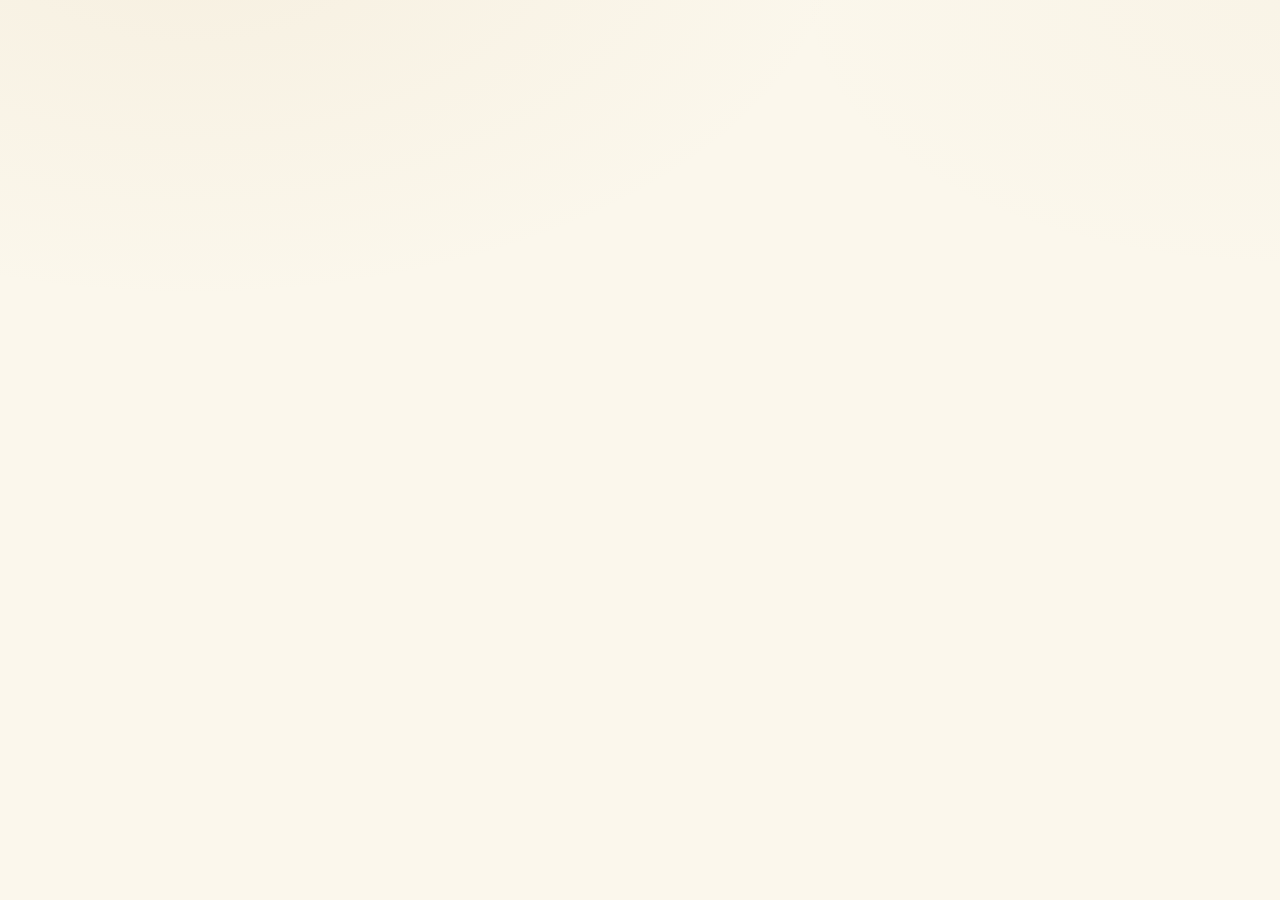
<file: site/offline.html>
<!DOCTYPE html>
<html lang="en">
<head>
<script>
(function(){
  try{
    var saved = localStorage.getItem('mb_theme');
    var theme = saved || (window.matchMedia && window.matchMedia('(prefers-color-scheme: light)').matches ? 'light' : 'dark');
    document.documentElement.setAttribute('data-theme', theme);
  }catch(e){ document.documentElement.setAttribute('data-theme', 'dark'); }
})();
</script>
<meta charset="UTF-8">
<meta name="viewport" content="width=device-width, initial-scale=1.0, viewport-fit=cover">
<meta name="theme-color" content="#121114">
<link rel="icon" type="image/png" sizes="192x192" href="icons/icon-192.png">
<link rel="shortcut icon" href="favicon.ico">
<title>You're offline — Mayorcity B&amp;F AI</title>
<link rel="preconnect" href="https://fonts.googleapis.com">
<link rel="preconnect" href="https://fonts.gstatic.com" crossorigin>
<link href="https://fonts.googleapis.com/css2?family=Instrument+Serif:ital@0;1&family=Inter:wght@400;500;600;700;800&display=swap" rel="stylesheet">
<link rel="stylesheet" href="css/style.css">
<link rel="stylesheet" href="css/polish.css">
<style>
  .status-page{
    margin:auto; text-align:center; max-width:460px; padding:24px;
    display:flex; flex-direction:column; align-items:center; gap:14px;
  }
  .status-page .glyph{
    width:52px; height:52px; border-radius:50%;
    border:1px solid var(--line-gold); display:flex; align-items:center; justify-content:center;
    color:var(--gold-bright);
  }
  .status-page h1{ font-family:var(--display); font-style:italic; font-weight:500; font-size:24px; margin:0; color:var(--text); }
  .status-page p{ color:var(--text-soft); font-size:14.5px; line-height:1.6; margin:0; }
  .status-page button{
    margin-top:8px; font-family:var(--sans); font-weight:600; font-size:13px;
    padding:10px 22px; border-radius:999px; border:none; cursor:pointer;
    background: linear-gradient(155deg, var(--gold-bright), var(--gold)); color:#1A1408;
  }
</style>
</head>
<body>
<main style="display:flex; flex:1;">
  <div class="status-page">
    <div class="glyph" aria-hidden="true">
      <svg viewBox="0 0 24 24" width="24" height="24" fill="none" stroke="currentColor" stroke-width="2" stroke-linecap="round" stroke-linejoin="round"><path d="M1 9a16 16 0 0 1 22 0M5 13a10 10 0 0 1 14 0M8.5 17a5 5 0 0 1 7 0"/><line x1="1" y1="1" x2="23" y2="23"/></svg>
    </div>
    <h1>You're offline</h1>
    <p>Mayorcity B&amp;F AI needs a connection to reach the study assistant. Your previous conversation is safe — reconnect and it'll be right where you left it.</p>
    <button type="button" onclick="location.reload()">Try again</button>
  </div>
</main>
</body>
</html>
</file>
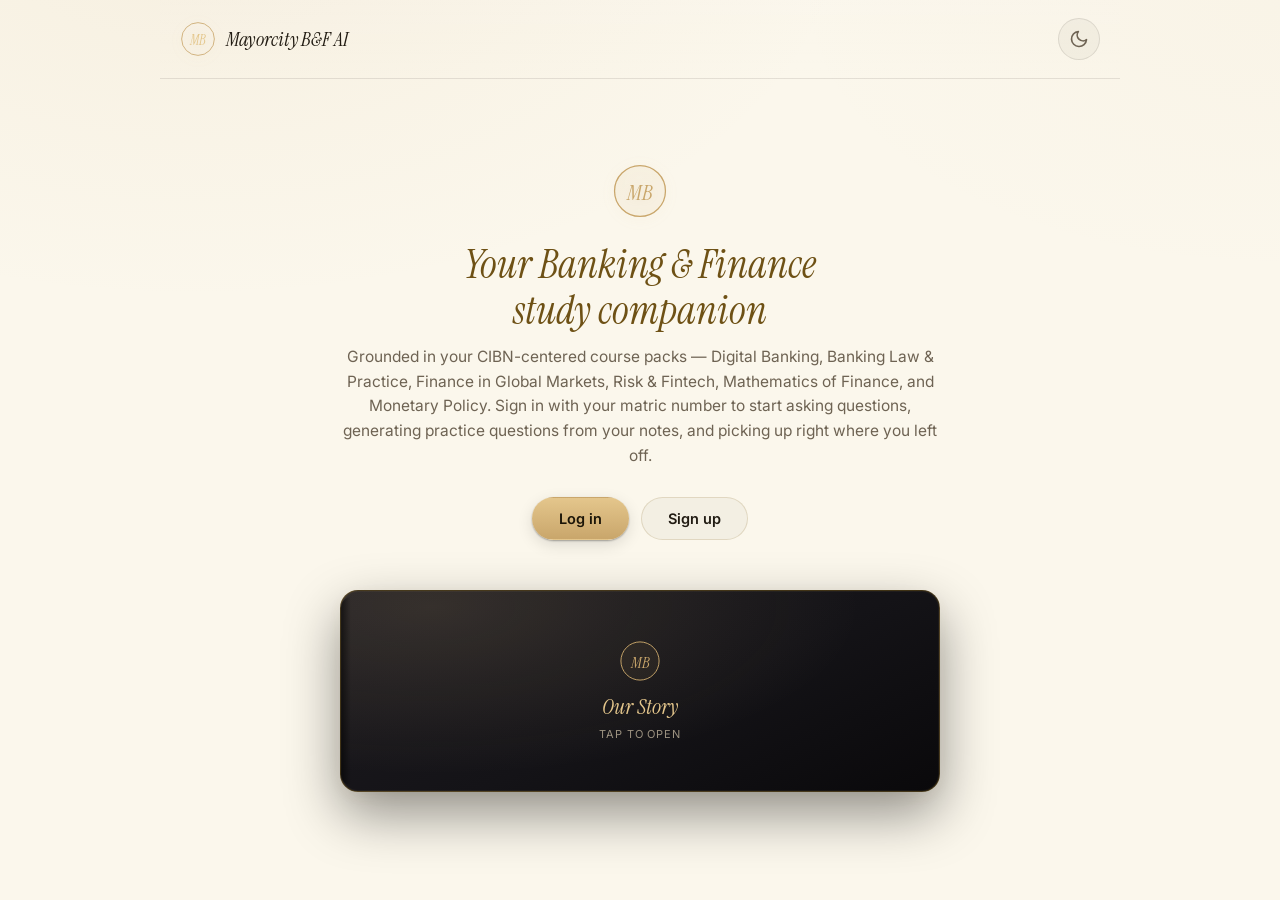
<file: site/welcome.html>
<!DOCTYPE html>
<html lang="en">
<head>
<script>
(function(){
  try{
    var saved = localStorage.getItem('mb_theme');
    var theme = saved || (window.matchMedia && window.matchMedia('(prefers-color-scheme: light)').matches ? 'light' : 'dark');
    document.documentElement.setAttribute('data-theme', theme);
  }catch(e){ document.documentElement.setAttribute('data-theme', 'dark'); }
})();
</script>
<meta charset="UTF-8">
<meta name="viewport" content="width=device-width, initial-scale=1.0, maximum-scale=1, viewport-fit=cover">
<meta name="description" content="Mayorcity B&amp;F AI — an AI study assistant for Banking &amp; Finance, grounded in your course packs.">
<meta name="theme-color" content="#121114">
<link rel="manifest" href="manifest.json">
<link rel="icon" type="image/png" sizes="192x192" href="icons/icon-192.png">
<link rel="icon" type="image/png" sizes="512x512" href="icons/icon-512.png">
<link rel="shortcut icon" href="favicon.ico">
<link rel="apple-touch-icon" href="icons/apple-touch-icon.png">
<title>Mayorcity B&amp;F AI — Your Banking &amp; Finance Study Companion</title>
<link rel="preconnect" href="https://fonts.googleapis.com">
<link rel="preconnect" href="https://fonts.gstatic.com" crossorigin>
<link href="https://fonts.googleapis.com/css2?family=Instrument+Serif:ital@0;1&family=Inter:wght@400;500;600;700;800&family=IBM+Plex+Mono:wght@400;500;600&display=swap" rel="stylesheet">
<link rel="stylesheet" href="css/style.css">
<link rel="stylesheet" href="css/auth.css">
<link rel="stylesheet" href="css/polish.css">
</head>
<body class="auth-body">

<header class="auth-header">
  <div class="brand">
    <svg class="mark-svg" viewBox="0 0 44 44" role="img" aria-label="Mayorcity B&amp;F AI logo">
      <circle cx="22" cy="22" r="20" fill="rgba(255,255,255,0.03)" stroke="#C9A66B" stroke-width="1"/>
      <text x="22" y="29" font-family="'Instrument Serif', Georgia, serif" font-style="italic" font-size="17" fill="#E4C68C" text-anchor="middle">MB</text>
    </svg>
    <h1>Mayorcity B&amp;F AI</h1>
  </div>
  <button id="themeToggleBtn" class="icon-btn theme-toggle-btn" type="button" aria-label="Switch to light mode">
    <svg class="icon-sun" viewBox="0 0 24 24" width="20" height="20" fill="none" stroke="currentColor" stroke-width="2" stroke-linecap="round" stroke-linejoin="round"><circle cx="12" cy="12" r="4"/><path d="M12 2v2M12 20v2M4.93 4.93l1.41 1.41M17.66 17.66l1.41 1.41M2 12h2M20 12h2M4.93 19.07l1.41-1.41M17.66 6.34l1.41-1.41"/></svg>
    <svg class="icon-moon" viewBox="0 0 24 24" width="20" height="20" fill="none" stroke="currentColor" stroke-width="2" stroke-linecap="round" stroke-linejoin="round"><path d="M21 12.79A9 9 0 1 1 11.21 3 7 7 0 0 0 21 12.79Z"/></svg>
  </button>
</header>

<main class="auth-main">
  <section class="hero">
    <div class="welcome-book" id="welcomeBook">
      <div class="wb-page">
        <svg class="glyph-svg" viewBox="0 0 44 44" role="img" aria-label="Mayorcity B&amp;F AI logo">
          <circle cx="22" cy="22" r="20" fill="rgba(201,166,107,0.06)" stroke="#C9A66B" stroke-width="1"/>
          <text x="22" y="29" font-family="'Instrument Serif', Georgia, serif" font-style="italic" font-size="17" fill="#C9A66B" text-anchor="middle">MB</text>
        </svg>
        <h2>Your Banking &amp; Finance study companion</h2>
        <p class="lede">Grounded in your CIBN-centered course packs — Digital Banking, Banking Law &amp; Practice, Finance in Global Markets, Risk &amp; Fintech, Mathematics of Finance, and Monetary Policy. Sign in with your matric number to start asking questions, generating practice questions from your notes, and picking up right where you left off.</p>
        <div class="hero-actions">
          <a class="btn btn-primary" href="login.html">Log in</a>
          <a class="btn btn-secondary" href="signup.html">Sign up</a>
        </div>
      </div>

      <div class="wb-spine" aria-hidden="true"></div>

      <div class="wb-cover wb-cover-left" aria-hidden="true">
        <div class="wb-cover-texture"></div>
      </div>
      <div class="wb-cover wb-cover-right" aria-hidden="true">
        <div class="wb-cover-texture"></div>
      </div>

      <div class="wb-title" aria-hidden="true">
        <svg class="wb-title-mark" viewBox="0 0 44 44">
          <circle cx="22" cy="22" r="20" fill="rgba(201,166,107,0.06)" stroke="#C9A66B" stroke-width="1"/>
          <text x="22" y="29" font-family="'Instrument Serif', Georgia, serif" font-style="italic" font-size="17" fill="#E4C68C" text-anchor="middle">MB</text>
        </svg>
        <p class="wb-title-word">Mayorcity B&amp;F AI</p>
        <p class="wb-title-hint">opening&hellip;</p>
      </div>

      <noscript><style>.wb-cover,.wb-title,.wb-spine{display:none!important} .wb-page{opacity:1!important}</style></noscript>
    </div>
  </section>

  <section class="story-book-section">
    <div class="book-wrap">
      <div class="book" id="storyBook" role="button" tabindex="0" aria-expanded="false" aria-label="Open to read about Mayorcity B&amp;F AI">
        <div class="book-pages">
          <h3>Our Story</h3>
          <p>Mayorcity B&amp;F AI is a study companion for banking &amp; finance students, grounded in CIBN-centered course packs — Digital Banking, Banking Law, Global Markets, Risk &amp; Fintech, and more — answering from your own material first. Built by <strong>Adedeji Mayowa</strong>, a LASU Finance student and CIBN member, so fellow students could study with an assistant that actually knows their syllabus.</p>
          <button type="button" class="book-close" id="bookCloseBtn">&larr; Close</button>
        </div>
        <div class="book-cover">
          <svg class="book-cover-mark" viewBox="0 0 44 44" aria-hidden="true">
            <circle cx="22" cy="22" r="20" fill="rgba(201,166,107,0.06)" stroke="#C9A66B" stroke-width="1"/>
            <text x="22" y="29" font-family="'Instrument Serif', Georgia, serif" font-style="italic" font-size="17" fill="#C9A66B" text-anchor="middle">MB</text>
          </svg>
          <p class="book-cover-title">Our Story</p>
          <p class="book-cover-hint">Tap to open</p>
        </div>
      </div>
    </div>
  </section>

</main>

<script src="js/book.js" defer></script>
<script src="js/welcome-book.js" defer></script>

<script src="js/theme.js" defer></script>
<script src="js/page-turn.js" defer></script>
</body>
</html>
</file>
<file: site/css/style.css>
:root{
  /* Tokens shared by both themes */
  --gold:#C9A66B;
  --gold-bright:#E4C68C;
  --gold-dim: rgba(201,166,107,0.5);
  --debit:#C97463;

  --radius:12px;
  --radius-lg:18px;

  --shadow-sm: 0 1px 2px rgba(0,0,0,0.32), 0 5px 16px rgba(0,0,0,0.12);
  --shadow-md: 0 22px 54px rgba(0,0,0,0.42), 0 4px 16px rgba(201,166,107,0.07);
  --blur: blur(16px);

  --display: 'Instrument Serif', 'Iowan Old Style', Georgia, serif;
  --sans: 'Inter', -apple-system, BlinkMacSystemFont, 'Segoe UI', Roboto, sans-serif;
  --mono: 'IBM Plex Mono', 'SFMono-Regular', Menlo, Consolas, monospace;

  --vh: 1vh;
}

/* ---------- Dark theme (default) ---------- */
:root, [data-theme="dark"]{
  /* Obsidian private-banking palette — warm charcoal depth, gold-tinted surfaces */
  --bg:#121114;
  --bg-deep:#0A090B;
  --surface: rgba(201,166,107,0.05);
  --surface-strong: rgba(201,166,107,0.095);
  --surface-user: #2B2115;
  --bubble-user-text: #EEDFB8;

  --text:#E9DAB9;
  --text-soft:#C3A97C;
  --text-faint:#8C7A56;

  --line: rgba(201,166,107,0.11);
  --line-soft: rgba(201,166,107,0.06);
  --line-gold: rgba(201,166,107,0.45);
  --line-gold-soft: rgba(201,166,107,0.22);

  /* Chat pane tokens — in dark mode the reading pane itself is dark, with response text
     in a warm, legible gold-cream rather than plain white, and headings in a brighter
     antique-gold for hierarchy. */
  --paper:#18171B;
  --card-bg:#1D1B20;
  --ink:#EEDFB8;
  --ink-soft:#C3A97C;
  --ink-faint:#8C7A56;
  --card-line: rgba(201,166,107,0.14);
  --card-line-soft: rgba(201,166,107,0.07);
  --card-surface: rgba(201,166,107,0.06);
  --card-surface-strong: rgba(201,166,107,0.11);
  --gold-on-paper:#E4C68C;
  --gold-on-paper-bright:#F3DBA6;
  --line-gold-on-paper: rgba(201,166,107,0.45);
  --line-gold-on-paper-soft: rgba(201,166,107,0.22);
}

/* ---------- Light theme ---------- */
[data-theme="light"]{
  /* Ivory & bronze palette — warmer and cleaner than a flat inversion of the dark
     theme, with its own contrast logic (a deep espresso "sent" bubble, a crisp
     paper-white reading pane) rather than just swapping backgrounds for text colors. */
  --bg:#FBF7EC;
  --bg-deep:#F1E8D2;
  --surface: rgba(36,29,20,0.035);
  --surface-strong: rgba(36,29,20,0.07);
  --surface-user: #241C13;
  --bubble-user-text: #F1E2BE;

  --text:#211B12;
  --text-soft:#6E6353;
  --text-faint:#9C9280;

  --line: rgba(36,29,20,0.11);
  --line-soft: rgba(36,29,20,0.055);
  --line-gold: rgba(138,107,34,0.42);
  --line-gold-soft: rgba(138,107,34,0.18);

  /* Chat pane tokens — a crisp paper-white reading pane, subtly distinct from the
     warm ivory chrome around it, with deep espresso body text and antique-gold accents. */
  --paper:#FFFCF5;
  --card-bg:#FFFFFF;
  --ink:#211B12;
  --ink-soft:#6E6353;
  --ink-faint:#9C9280;
  --card-line: rgba(36,29,20,0.10);
  --card-line-soft: rgba(36,29,20,0.05);
  --card-surface: rgba(36,29,20,0.032);
  --card-surface-strong: rgba(36,29,20,0.06);
  --gold-on-paper:#8A6B22;
  --gold-on-paper-bright:#6E5115;
  --line-gold-on-paper: rgba(138,107,34,0.42);
  --line-gold-on-paper-soft: rgba(138,107,34,0.18);
}

*{box-sizing:border-box;}
html,body{height:100%;}
body{
  margin:0;
  height: 100dvh;
  min-height: calc(var(--vh, 1vh) * 100);
  background:
    radial-gradient(1100px 620px at 15% -8%, rgba(201,166,107,0.09), transparent 60%),
    radial-gradient(900px 500px at 100% 0%, rgba(201,166,107,0.04), transparent 55%),
    var(--bg);
  font-family:var(--sans);
  color:var(--text);
  display:flex;
  flex-direction:column;
  -webkit-font-smoothing:antialiased;
  overflow:hidden;
  opacity:0;
  transition: opacity 0.25s ease;
}
body.loaded{ opacity:1; }

@media (prefers-reduced-motion: no-preference){
  .msg{ animation: rise 0.3s cubic-bezier(.2,.8,.2,1) both; }
  @keyframes rise{
    from{ opacity:0; transform: translateY(8px); }
    to{ opacity:1; transform: translateY(0); }
  }
}

a{color:var(--gold-bright);}

/* ---------- Header ---------- */
header{
  position:relative;
  background: linear-gradient(180deg, rgba(255,255,255,0.03), transparent);
  border-bottom: 1px solid var(--line);
  color:var(--text);
  padding: clamp(18px, 3.6vw, 24px) clamp(18px, 5vw, 40px) 16px;
  flex-shrink:0;
}
.brand-row{
  display:flex;
  align-items:center;
  justify-content:space-between;
  gap:12px;
  padding: 12px 16px;
  border: 1px solid var(--line);
  border-radius: 20px;
  background: var(--surface);
  transition: padding 0.2s ease;
}
header.compact .brand-row{ padding: 8px 12px; }
.history-toggle-btn{ margin-right:2px; }
.brand{display:flex; align-items:center; gap:14px; flex-wrap:wrap; min-width:0; flex:1;}
.mark-svg{
  width:44px; height:44px;
  flex-shrink:0;
  transition: width 0.2s ease, height 0.2s ease;
}
.brand h1{
  font-family:var(--display);
  font-style:italic;
  font-size: clamp(24px, 5.5vw, 31px);
  font-weight:500;
  margin:0;
  letter-spacing:0.1px;
  color: var(--text);
  transition: font-size 0.2s ease;
}
.new-chat-btn{
  font-family:var(--sans);
  font-size:13px;
  font-weight:600;
  letter-spacing:0.2px;
  padding:10px 18px;
  border-radius:999px;
  border:1px solid var(--line);
  background: var(--surface);
  color:var(--text-soft);
  cursor:pointer;
  flex-shrink:0;
  transition: background 0.15s ease, border-color 0.15s ease, color 0.15s ease;
}
.new-chat-btn:hover{ background: var(--surface-strong); border-color: var(--line-gold); color: var(--gold-bright); }

.header-actions{ display:flex; align-items:center; gap:8px; flex-shrink:0; }
.icon-btn{
  display:inline-flex;
  align-items:center;
  justify-content:center;
  gap:6px;
  width:42px; height:42px;
  padding:0;
  border-radius:999px;
  border:1px solid var(--line);
  background: var(--surface);
  color:var(--text-soft);
  cursor:pointer;
  flex-shrink:0;
  transition: background 0.15s ease, border-color 0.15s ease, color 0.15s ease;
}
.icon-btn:hover{ background: var(--surface-strong); border-color: var(--line-gold); color: var(--gold-bright); }
.icon-btn:focus-visible{ outline: 2px solid var(--gold-bright); outline-offset:2px; }

.theme-toggle-btn .icon-sun, .theme-toggle-btn .icon-moon{ display:none; }
[data-theme="dark"] .theme-toggle-btn .icon-sun{ display:block; }
[data-theme="light"] .theme-toggle-btn .icon-moon{ display:block; }

.install-btn{
  width:auto;
  padding:0 14px 0 12px;
  font-family:var(--sans);
  font-size:12px;
  font-weight:700;
  background: linear-gradient(180deg, var(--gold-bright), var(--gold));
  border-color: transparent;
  color:#1B1508;
  box-shadow: var(--shadow-sm);
}
.install-btn:hover{ background: linear-gradient(180deg, var(--gold-bright), var(--gold)); filter:brightness(1.06); color:#1B1508; border-color:transparent; }
.install-btn-label{ letter-spacing:0.1px; }
.tagline{
  margin:10px 0 0;
  font-size: clamp(12.5px, 3.4vw, 14px);
  color:var(--text-soft);
  max-width: 640px;
  font-family:var(--sans);
  max-height:60px;
  opacity:1;
  overflow:hidden;
  transition: max-height 0.25s ease, opacity 0.2s ease, margin 0.25s ease;
}
.scope-bar{
  display:flex; gap:8px; flex-wrap:wrap; margin-top:15px;
  max-height:80px;
  opacity:1;
  overflow:hidden;
  transition: max-height 0.25s ease, opacity 0.2s ease, margin 0.25s ease;
}
header{ transition: padding 0.2s ease; }
header.compact{ padding: 10px clamp(14px, 4vw, 28px) 10px; }
header.compact .tagline{ max-height:0; opacity:0; margin-top:0; }
header.compact .scope-bar{ max-height:0; opacity:0; margin-top:0; }
header.compact .mark-svg{ width:30px; height:30px; transition: width 0.2s ease, height 0.2s ease; }
header.compact .brand h1{ font-size:18px; transition: font-size 0.2s ease; }
header.compact .new-chat-btn{ padding:7px 14px; font-size:12px; }
header.compact .icon-btn{ width:36px; height:36px; }
header.compact .install-btn{ padding:0 12px 0 11px; }

.chip{
  font-family:var(--sans);
  font-size:12px;
  font-weight:500;
  letter-spacing:0.1px;
  padding:7px 14px;
  border-radius:999px;
  border:1px solid var(--line);
  color:var(--text-soft);
  background: var(--surface);
  cursor:pointer;
  user-select:none;
  transition: background 0.15s ease, border-color 0.15s ease, color 0.15s ease;
}
.chip:hover{ border-color: var(--line-gold); color: var(--text); }
.chip:focus-visible{ outline: 2px solid var(--gold-bright); outline-offset:2px; }
.chip.core{
  border-color: rgba(201,166,107,0.28);
  color: var(--gold-bright);
}
.chip.active{
  background: rgba(201,166,107,0.16) !important;
  border-color: var(--gold) !important;
  color: var(--gold-bright) !important;
}

/* ---------- Main panel ---------- */
main{
  flex:1;
  display:flex;
  justify-content:center;
  min-height:0;
}
.chat-shell{
  width:100%;
  max-width:1120px;
  display:flex;
  flex-direction:column;
  min-height:0;
  padding:0 clamp(12px, 3vw, 28px);
  position:relative;
}
.messages{
  flex:1;
  overflow-y:auto;
  -webkit-overflow-scrolling: touch;
  padding:22px 18px 20px;
  display:flex;
  flex-direction:column;
  gap:16px;
  scroll-behavior:smooth;
  background: var(--paper);
  border-radius: var(--radius-lg);
  margin: 14px 0;
  box-shadow: inset 0 0 0 1px var(--card-line);
  /* Re-scope the shared color tokens to their light-paper equivalents for everything
     inside this pane (bot messages, empty state, typing dots) — .msg.user below
     explicitly opts back out to stay a dark contrast chip. */
  --text: var(--ink);
  --text-soft: var(--ink-soft);
  --text-faint: var(--ink-faint);
  --line: var(--card-line);
  --line-soft: var(--card-line-soft);
  --surface: var(--card-surface);
  --surface-strong: var(--card-surface-strong);
  --gold: var(--gold-on-paper);
  --gold-bright: var(--gold-on-paper-bright);
  --line-gold: var(--line-gold-on-paper);
  --line-gold-soft: var(--line-gold-on-paper-soft);
}
.msg{
  max-width:78%;
  padding:15px 18px;
  border-radius:var(--radius);
  line-height:1.65;
  font-size:16.5px;
  position:relative;
}
.msg p{ margin:0 0 11px; white-space:pre-wrap; }
.msg p:last-child{ margin-bottom:0; }
.msg ul, .msg ol{ margin:0 0 11px; padding-left:22px; }
.msg ul:last-child, .msg ol:last-child{ margin-bottom:0; }
.msg li{ margin-bottom:5px; }
.msg strong{ font-weight:600; color: var(--text); }
.msg em{ font-style:italic; color: var(--gold-bright); }
.msg .ans-h{
  font-family:var(--display);
  font-style:italic;
  font-weight:500;
  font-size:1.22em;
  line-height:1.4;
  margin:16px 0 8px;
  color: var(--gold-bright);
}
.msg .ans-h:first-child{ margin-top:0; }
.msg .ans-rule{
  border:none;
  border-top:1px solid var(--line);
  margin:16px 0;
}

.msg.user{
  align-self:flex-end;
  background: var(--surface-user);
  border: 1px solid var(--line-gold-on-paper-soft);
  border-radius: var(--radius) 4px var(--radius) var(--radius);
  color: var(--bubble-user-text);
}
.msg.bot{
  align-self:flex-start;
  background: var(--card-bg);
  color: var(--text);
  border: 1px solid var(--line);
  border-radius: 4px var(--radius) var(--radius) var(--radius);
  padding-right:18px;
  padding-top:38px;
  box-shadow: 0 2px 10px rgba(36,31,23,0.06), var(--shadow-sm);
}

.copy-btn{
  position:absolute;
  top:11px; left:16px;
  font-family:var(--sans);
  font-size:10.5px;
  font-weight:600;
  letter-spacing:0.2px;
  padding:4px 10px;
  border-radius:999px;
  border:1px solid var(--line);
  background: transparent;
  color:var(--text-faint);
  cursor:pointer;
  transition: background 0.15s ease, color 0.15s ease, border-color 0.15s ease;
}
.copy-btn:hover{ background: var(--surface-strong); color:var(--text); }
.copy-btn.copied{ color:var(--gold-bright); border-color: var(--line-gold); background: rgba(201,166,107,0.1); }
.copy-btn.img-btn{ left:auto; right:16px; }

.msg code.fx{
  display:inline-block;
  font-family:var(--mono);
  background: rgba(201,166,107,0.08);
  border:1px solid var(--line-gold-soft);
  color: var(--gold-bright);
  border-radius:6px;
  padding:2px 9px;
  font-size:0.88em;
  margin:2px 0;
}
.msg.user code.fx{ background: rgba(255,255,255,0.06); border-color: var(--line); color: var(--text); }
.msg code.fx sup, .msg code.fx sub{ font-size:0.72em; }

.msg .fx-katex{
  display:inline-block;
  background: rgba(201,166,107,0.08);
  border:1px solid var(--line-gold-soft);
  color: var(--gold-bright);
  border-radius:6px;
  padding:5px 11px 3px;
  margin:2px 0;
}
.msg .fx-katex .katex{ color: inherit; font-size:1.02em; }
.msg.user .fx-katex{ background: rgba(255,255,255,0.06); border-color: var(--line); color: var(--text); }

.msg .tbl-wrap{ margin:6px 0 14px; overflow-x:auto; border-radius:8px; border:1px solid var(--line-gold-soft); }
.msg table.ans-table{ border-collapse:collapse; width:100%; font-size:0.92em; }
.msg table.ans-table th, .msg table.ans-table td{ padding:8px 12px; text-align:left; border-bottom:1px solid var(--line); white-space:normal; }
.msg table.ans-table th{ background:rgba(201,166,107,0.10); color:var(--gold-bright); font-weight:600; font-family:var(--sans); }
.msg table.ans-table tr:last-child td{ border-bottom:none; }
.msg table.ans-table tr:nth-child(even) td{ background:rgba(201,166,107,0.035); }
.msg.user table.ans-table th{ background:rgba(255,255,255,0.08); color:var(--text); }
.msg.user table.ans-table tr:nth-child(even) td{ background:rgba(255,255,255,0.04); }

.msg .src-wrap{ margin-top:12px; padding-top:10px; border-top:1px solid var(--line); }
.msg .src-toggle{
  display:block;
  width:100%;
  text-align:left;
  background:none;
  border:none;
  padding:0;
  font-size:11.5px;
  font-family:var(--sans);
  color:var(--text-faint);
  font-weight:600;
  letter-spacing:0.1px;
  cursor:pointer;
  transition: color 0.15s ease;
}
.msg .src-toggle:hover{ color: var(--gold-bright); }
.msg .src-detail{ margin-top:10px; display:flex; flex-direction:column; gap:8px; }
.msg .src-item{
  font-size:11.5px;
  font-family:var(--sans);
  color: var(--text-soft);
  background: var(--surface);
  border-left:2px solid var(--line-gold);
  padding:7px 10px;
  border-radius:0 6px 6px 0;
}
.msg .src-item strong{ display:block; font-family:var(--mono); font-size:10.5px; color:var(--gold-bright); margin-bottom:3px; font-weight:500; }
.msg .src-excerpt{ line-height:1.5; }

.retry-btn{
  display:inline-block;
  margin-top:10px;
  font-family:var(--sans);
  font-size:12px;
  font-weight:600;
  padding:7px 15px;
  border-radius:999px;
  border:1px solid var(--line-gold);
  background: rgba(201,166,107,0.1);
  color: var(--gold-bright);
  cursor:pointer;
}
.retry-btn:hover{ background: rgba(201,166,107,0.18); }

.regen-btn{
  display:inline-flex;
  align-items:center;
  gap:5px;
  margin-top:11px;
  font-family:var(--sans);
  font-size:11.5px;
  font-weight:600;
  padding:6px 13px;
  border-radius:999px;
  border:1px solid var(--line);
  background: transparent;
  color: var(--text-faint);
  cursor:pointer;
  transition: border-color 0.15s ease, color 0.15s ease, background 0.15s ease;
}
.regen-btn:hover{ border-color: var(--line-gold); color: var(--gold-bright); background: rgba(201,166,107,0.06); }
.regen-btn::before{ content:'\21bb'; font-size:12px; }

.scroll-bottom-btn{
  position:absolute;
  bottom:96px;
  left:50%;
  transform: translateX(-50%);
  font-family:var(--sans);
  font-size:12px;
  font-weight:600;
  padding:9px 18px;
  border-radius:999px;
  border:1px solid var(--line-gold);
  background: rgba(20,21,26,0.92);
  backdrop-filter: var(--blur);
  -webkit-backdrop-filter: var(--blur);
  color: var(--gold-bright);
  cursor:pointer;
  box-shadow: var(--shadow-md);
  z-index:5;
  transition: background 0.15s ease;
}
.scroll-bottom-btn:hover{ background: rgba(30,31,38,0.95); }

.composer-hint{
  text-align:center;
  margin:0;
  padding-bottom: calc(10px + env(safe-area-inset-bottom, 0px));
  font-family:var(--sans);
  font-size:10.5px;
  color: var(--text-faint);
}

.typing{
  align-self:flex-start;
  display:flex; gap:6px; align-items:center;
  padding:15px 18px;
  background: var(--card-bg);
  border:1px solid var(--line);
  border-radius: 4px var(--radius) var(--radius) var(--radius);
  box-shadow: 0 2px 10px rgba(36,31,23,0.06);
}
.dot{width:6px; height:6px; border-radius:50%; background: var(--gold); opacity:0.5; animation:blink 1.2s infinite;}
.dot:nth-child(2){animation-delay:0.2s;}
.dot:nth-child(3){animation-delay:0.4s;}
@keyframes blink{0%,80%,100%{opacity:0.3;} 40%{opacity:1;}}

/* ---------- Attach row ---------- */
.attach-row{ padding: 0 4px 8px; }
.attach-chip{
  display:inline-flex;
  align-items:center;
  gap:8px;
  font-family:var(--sans);
  font-size:12.5px;
  padding:6px 8px 6px 13px;
  border-radius:999px;
  border:1px solid var(--line-gold-soft);
  background: rgba(201,166,107,0.07);
  color: var(--text);
  max-width:100%;
}
.attach-row.attach-error .attach-chip{
  border-color: rgba(201,116,99,0.4);
  background: rgba(201,116,99,0.1);
}
.attach-icon{ flex-shrink:0; font-size:13px; }
.attach-name{
  font-weight:600;
  overflow:hidden;
  text-overflow:ellipsis;
  white-space:nowrap;
  max-width:220px;
}
.attach-status{
  font-family:var(--mono);
  font-size:10.5px;
  color: var(--text-faint);
  flex-shrink:0;
}
.attach-row.attach-error .attach-status{ color: var(--debit); }
.attach-remove{
  flex-shrink:0;
  border:none;
  background:none;
  color: var(--text-faint);
  font-size:16px;
  line-height:1;
  cursor:pointer;
  padding:2px 4px;
}
.attach-remove:hover{ color: var(--gold-bright); }
.attach-btn{
  flex-shrink:0;
  width:48px; height:48px;
  border-radius:var(--radius);
  border:1px solid var(--line);
  background: var(--surface);
  color: var(--text-soft);
  font-size:17px;
  cursor:pointer;
  transition: border-color 0.15s ease, color 0.15s ease, background 0.15s ease;
}
.attach-btn:hover{ border-color: var(--line-gold); color: var(--gold-bright); background: var(--surface-strong); }

/* ---------- Composer ---------- */
.composer{
  padding: 16px 4px 8px;
  display:flex;
  gap:10px;
  align-items:flex-end;
  border-top:1px solid var(--line);
  flex-shrink:0;
}
.composer textarea{
  flex:1;
  resize:none;
  font-family:var(--sans);
  font-size:16px;
  padding:13px 16px;
  border-radius:var(--radius);
  border:1px solid var(--line);
  background: var(--surface);
  color:var(--text);
  min-height:48px;
  max-height:140px;
  line-height:1.4;
  transition: border-color 0.15s, box-shadow 0.15s;
}
.composer textarea::placeholder{ color: var(--text-faint); }
.composer textarea:focus{
  outline:none;
  border-color: var(--gold);
  box-shadow: 0 0 0 3px rgba(201,166,107,0.14);
}
.send-btn{
  font-family:var(--sans);
  font-weight:600;
  background: linear-gradient(155deg, var(--gold-bright), var(--gold));
  color:#1A1408;
  border:none;
  border-radius:var(--radius);
  padding:0 24px;
  height:48px;
  font-size:15px;
  letter-spacing:0.1px;
  cursor:pointer;
  transition: filter 0.12s ease, transform 0.12s ease;
  flex-shrink:0;
}
.send-btn:hover:not(:disabled){ filter:brightness(1.08); }
.send-btn:active:not(:disabled){ transform: translateY(1px); }
.send-btn:disabled{opacity:0.4; cursor:default;}

/* ---------- Empty state ---------- */
.empty-state{
  margin:auto;
  text-align:center;
  color:var(--text-soft);
  max-width:560px;
  padding: clamp(20px, 6vw, 34px) 12px;
}
.empty-state .glyph-svg{
  width:58px; height:58px;
  display:block;
  margin:0 auto 18px;
}
.empty-state h2{
  font-family:var(--display);
  font-style:italic;
  color:var(--text);
  font-size: clamp(22px, 5.4vw, 28px);
  margin:4px 0 10px;
  font-weight:500;
}
.empty-state p{font-size: clamp(13.5px, 3.8vw, 15px); line-height:1.75;}
.suggestions{display:flex; flex-wrap:wrap; gap:9px; justify-content:center; margin-top:22px;}
.sugg{
  font-family:var(--sans);
  font-size:12.5px;
  font-weight:500;
  padding:9px 16px;
  border:1px solid var(--line-gold-soft);
  border-radius:999px;
  background: rgba(201,166,107,0.06);
  cursor:pointer;
  color: var(--text);
  transition: all 0.15s ease;
}
.sugg:hover{ border-color: var(--gold); background: rgba(201,166,107,0.14); color: var(--gold-bright); }

/* ---------- History sidebar ---------- */
.sidebar-overlay{
  position:fixed; inset:0;
  background: rgba(0,0,0,0.45);
  z-index:20;
  opacity:0;
  transition: opacity 0.2s ease;
}
.sidebar-overlay.open{ opacity:1; }
.history-sidebar{
  position:fixed;
  top:0; left:0; bottom:0;
  width: min(300px, 84vw);
  background: var(--bg-deep);
  border-right:1px solid var(--line);
  z-index:21;
  display:flex;
  flex-direction:column;
  padding: 16px 14px;
  transform: translateX(-100%);
  transition: transform 0.22s cubic-bezier(.2,.8,.2,1);
  box-shadow: var(--shadow-md);
}
.history-sidebar.open{ transform: translateX(0); }
.sidebar-head{
  display:flex; align-items:center; justify-content:space-between;
  padding: 2px 4px 14px;
}
.sidebar-title{
  font-family:var(--display); font-style:italic; font-weight:500;
  font-size:17px; color:var(--text);
}
.sidebar-new-chat{
  font-family:var(--sans); font-weight:600; font-size:13px;
  padding:10px 14px; border-radius:var(--radius);
  border:1px solid var(--line-gold-soft);
  background: rgba(201,166,107,0.07);
  color: var(--gold-bright);
  cursor:pointer; text-align:left;
  transition: background 0.15s ease, border-color 0.15s ease;
}
.sidebar-new-chat:hover{ background: rgba(201,166,107,0.13); border-color: var(--line-gold); }
.conversation-list{
  flex:1; overflow-y:auto; margin-top:12px; display:flex; flex-direction:column; gap:4px;
}
.conv-item{
  display:flex; align-items:center; gap:8px;
  padding:10px 10px; border-radius:var(--radius);
  cursor:pointer; border:1px solid transparent;
  transition: background 0.15s ease, border-color 0.15s ease;
}
.conv-item:hover{ background: var(--surface); }
.conv-item.active{ background: var(--surface-strong); border-color: var(--line-gold-soft); }
.conv-item-title{
  flex:1; min-width:0; font-family:var(--sans); font-size:13px; color:var(--text-soft);
  overflow:hidden; text-overflow:ellipsis; white-space:nowrap;
}
.conv-item.active .conv-item-title{ color: var(--text); font-weight:600; }
.conv-item-delete{
  flex-shrink:0; border:none; background:none; color:var(--text-faint);
  cursor:pointer; padding:3px 5px; font-size:14px; line-height:1; border-radius:6px;
}
.conv-item-delete:hover{ color: var(--debit); background: rgba(201,116,99,0.1); }
.conv-empty-hint{ font-family:var(--sans); font-size:12.5px; color:var(--text-faint); padding:12px 8px; text-align:center; }
.sidebar-footer{
  display:flex; flex-direction:column; gap:6px;
  padding-top:12px; border-top:1px solid var(--line-soft); margin-top:8px;
}
.sidebar-footer-btn{
  font-family:var(--sans); font-size:12.5px; font-weight:600;
  padding:9px 10px; border-radius:8px; text-align:left;
  border:none; background:none; color: var(--text-soft); cursor:pointer;
  transition: background 0.15s ease, color 0.15s ease;
}
.sidebar-footer-btn:hover{ background: var(--surface); color: var(--gold-bright); }

/* ---------- About modal ---------- */
.modal-overlay{
  position:fixed; inset:0; z-index:30;
  background: rgba(0,0,0,0.55);
  display:flex; align-items:center; justify-content:center;
  padding:20px;
}
.modal-overlay[hidden]{ display:none; }
.modal{
  position:relative;
  max-width:440px; width:100%;
  max-height:82vh; overflow-y:auto;
  background: var(--card-bg);
  border:1px solid var(--card-line);
  border-radius: var(--radius-lg);
  padding: 30px 26px 26px;
  box-shadow: var(--shadow-md);
  color: var(--ink);
}
.modal-close-btn{ position:absolute; top:12px; right:12px; }
.modal-mark{ width:40px; height:40px; margin-bottom:10px; }
.modal h2{
  font-family:var(--display); font-style:italic; font-weight:500;
  font-size:22px; margin:0 0 12px; color: var(--ink);
}
.modal h3{
  font-family:var(--sans); font-size:11.5px; letter-spacing:0.4px; text-transform:uppercase;
  color: var(--gold-on-paper); margin:18px 0 6px; font-weight:700;
}
.modal p{
  font-family:var(--sans); font-size:13.5px; line-height:1.7; color: var(--ink-soft); margin:0;
}
.modal p strong{ color: var(--ink); }

/* ---------- Message feedback ---------- */
.msg .feedback-row{
  display:inline-flex; align-items:center; gap:4px; margin-top:11px; margin-left:8px;
}
.feedback-btn{
  border:1px solid var(--line); background:transparent; border-radius:8px;
  width:26px; height:26px; display:inline-flex; align-items:center; justify-content:center;
  cursor:pointer; color: var(--text-faint);
  transition: background 0.15s ease, color 0.15s ease, border-color 0.15s ease;
}
.feedback-btn:hover{ border-color: var(--line-gold); color: var(--gold-bright); }
.feedback-btn.selected.up{ background: rgba(120,180,120,0.14); border-color: rgba(120,180,120,0.4); color:#7FBF7F; }
.feedback-btn.selected.down{ background: rgba(201,116,99,0.14); border-color: rgba(201,116,99,0.4); color: var(--debit); }
.feedback-thanks{
  font-family:var(--sans); font-size:11px; color: var(--text-faint); margin-left:4px;
}

footer.app-footer{
  text-align:center;
  font-family:var(--sans);
  font-size:11px;
  letter-spacing:0.1px;
  color:var(--text-faint);
  padding: 9px 10px 13px;
  border-top: 1px solid var(--line-soft);
  flex-shrink:0;
}

::-webkit-scrollbar{width:9px;}
::-webkit-scrollbar-thumb{background: var(--gold); border-radius:5px; opacity:0.4;}
::-webkit-scrollbar-track{background:transparent;}

.sugg:focus-visible, .send-btn:focus-visible, .composer textarea:focus-visible, .attach-btn:focus-visible, .new-chat-btn:focus-visible{
  outline: 2px solid var(--gold-bright);
  outline-offset: 2px;
}

@media (max-width: 520px){
  header{padding: 16px 16px 15px;}
  .scope-bar{gap:6px;}
  .chip{font-size:11px; padding:6px 12px;}
  .msg{max-width:92%; font-size:15.5px;}
  .composer{padding-bottom: 6px;}
  .composer-hint{ padding-bottom: calc(14px + env(safe-area-inset-bottom, 0px)); }
  .send-btn{padding:0 20px; font-size:14px;}
  .mark-svg{width:40px; height:40px;}
  .new-chat-btn{font-size:12.5px; padding:9px 16px;}
  .header-actions{gap:8px;}
  .icon-btn{width:38px; height:38px;}
  .install-btn{width:auto; padding:0 14px 0 12px;}
  .history-sidebar{ padding:14px 12px; }
  .modal{ padding:24px 20px 20px; }
  .copy-btn{ font-size:9.5px; padding:3px 8px; }
  .msg .src-item{ font-size:11px; }
  .attach-btn{ width:44px; height:44px; font-size:15px; }
  .attach-name{ max-width:120px; }
  .scroll-bottom-btn{ bottom:100px; font-size:11px; padding:8px 15px; }

  /* Wrap the header into two rows on mobile: logo+name get their own full-width row,
     action buttons (theme toggle, new chat, user pill) move to a right-aligned row
     below — instead of squeezing everything into one row, which was overflowing/
     wrapping the name awkwardly once the user pill was added. */
  .brand-row{ flex-wrap:wrap; row-gap:10px; }
  .header-actions{ flex-basis:100%; flex-wrap:wrap; row-gap:8px; justify-content:flex-end; }
  .user-pill{ padding:4px 4px 4px 10px; }
  .user-pill-name{ max-width:90px; }
  .user-pill button{ padding:5px 9px; font-size:11px; }
}

@media (max-width: 360px){
  .brand h1{font-size:22px;}
  .empty-state{padding:16px 6px;}
}
</file>
<file: site/css/polish.css>
/* site/css/polish.css
   A finishing-touches layer loaded after style.css / auth.css / quiz.css / admin.css.
   Adds tactile micro-interactions, a unified focus ring, a gold-tinted text selection,
   refined scrollbars, gentle card entrances, and other small ambiance touches — without
   changing any layout, markup, or the existing color system. Everything here is purely
   additive and safe to remove.
*/

/* ---------- Selection & tap highlight ---------- */
::selection{ background: rgba(201,166,107,0.35); color: var(--text); }
*{ -webkit-tap-highlight-color: transparent; }

/* ---------- Refined scrollbars ---------- */
*{ scrollbar-width: thin; scrollbar-color: var(--gold-dim) transparent; }
::-webkit-scrollbar{ width:9px; height:9px; }
::-webkit-scrollbar-thumb{
  background-color: var(--gold-dim);
  border-radius:5px;
  border: 2px solid transparent;
  background-clip: padding-box;
}
::-webkit-scrollbar-thumb:hover{ background-color: var(--gold); background-clip: padding-box; }
::-webkit-scrollbar-track{ background:transparent; }

/* ---------- Softer, unified focus ring (component-specific rules still win where set) ---------- */
:focus-visible{
  outline: 2px solid var(--gold-bright);
  outline-offset: 2px;
}

/* ---------- Headline rhythm ---------- */
h1, h2, h3{ text-wrap: balance; }

/* ---------- Tactile buttons & pills: a small lift on hover, a soft press on click ---------- */
.btn, .icon-btn, .send-btn, .new-chat-btn, .chip, .sugg, .tab-btn, .count-btn,
.q-option, .btn-sm, .sidebar-new-chat, .sidebar-footer-btn, .attach-btn,
.file-drop, .regen-btn, .retry-btn, .feedback-btn, .quiz-link, .admin-link,
.copy-btn{
  transition: transform .15s cubic-bezier(.2,.8,.2,1), box-shadow .15s ease,
              background .15s ease, border-color .15s ease, color .15s ease;
}
.btn:hover, .send-btn:hover:not(:disabled), .sugg:hover, .chip:hover:not(.active),
.icon-btn:hover, .new-chat-btn:hover, .count-btn:not(.active):hover, .q-option:hover,
.btn-sm:hover, .sidebar-new-chat:hover, .attach-btn:hover, .tab-btn:not(.active):hover,
.regen-btn:hover, .retry-btn:hover, .feedback-btn:hover, .quiz-link:hover, .admin-link:hover{
  transform: translateY(-1.5px);
}
.btn:active, .send-btn:active:not(:disabled), .sugg:active, .chip:active,
.icon-btn:active, .new-chat-btn:active, .count-btn:active, .q-option:active,
.btn-sm:active, .attach-btn:active{
  transform: translateY(0) scale(.98);
}

/* A touch more glow behind the primary gold actions on hover. */
.btn-primary:hover, .send-btn:hover:not(:disabled), .install-btn:hover,
.count-btn.active:hover, .tab-btn.active:hover{
  box-shadow: var(--shadow-sm), 0 6px 20px rgba(201,166,107,0.22);
}

/* ---------- Card polish ---------- */
.user-card, .doc-card, .info-card, .q-card{
  transition: box-shadow .18s ease, border-color .18s ease;
}
.user-card:hover, .doc-card:hover{ box-shadow: var(--shadow-sm); }

.msg.bot{ box-shadow: 0 2px 12px rgba(0,0,0,0.09), var(--shadow-sm); }
.msg.user{ box-shadow: 0 4px 16px rgba(0,0,0,0.18); }

/* ---------- Gentle entrance for card lists (skipped where a bespoke animation already exists) ---------- */
@media (prefers-reduced-motion: no-preference){
  .user-card, .doc-card, .info-card, .setup-card{
    animation: polishRise .35s cubic-bezier(.2,.8,.2,1) both;
  }
  @keyframes polishRise{
    from{ opacity:0; transform: translateY(6px); }
    to{ opacity:1; transform: translateY(0); }
  }
}

/* ---------- Ambient glow on brand marks ---------- */
.glyph-svg, .mark-svg{ filter: drop-shadow(0 2px 6px rgba(201,166,107,0.18)); }

/* ---------- Results score ring: a soft halo to match the gold accent ---------- */
.results-score{ box-shadow: 0 0 0 6px rgba(201,166,107,0.06), var(--shadow-sm); }

/* ---------- Composer: a touch richer focus glow ---------- */
.composer textarea:focus{
  box-shadow: 0 0 0 3px rgba(201,166,107,0.14), var(--shadow-sm);
}

/* ---------- Reduced motion: fall back to instant, no transform/animation ---------- */
@media (prefers-reduced-motion: reduce){
  .btn, .icon-btn, .send-btn, .new-chat-btn, .chip, .sugg, .tab-btn, .count-btn,
  .q-option, .btn-sm, .sidebar-new-chat, .sidebar-footer-btn, .attach-btn,
  .file-drop, .regen-btn, .retry-btn, .feedback-btn, .quiz-link, .admin-link,
  .copy-btn, .user-card, .doc-card, .info-card, .q-card{
    transition:none !important;
  }
  .fire-streak:not([hidden]){ animation:none !important; }
  .fire-streak:not([hidden]) .fire-streak-icon{ animation:none !important; }
}

/* ---------- Fire streak badge: a flickering flame that grows hotter with your streak ---------- */
.fire-streak{
  display:inline-flex;
  align-items:center;
  gap:5px;
  color: var(--gold-bright);
  font-weight:700;
  font-size:13px;
}
.fire-streak-icon{
  flex-shrink:0;
  transform-origin: 50% 85%;
}
@media (prefers-reduced-motion: no-preference){
  .fire-streak:not([hidden]) .fire-streak-icon{
    animation: fireFlicker 1.1s ease-in-out infinite;
  }
  .fire-streak:not([hidden]){
    animation: bookStreakSettle .5s cubic-bezier(.2,.8,.2,1) both;
  }
  @keyframes bookStreakSettle{
    from{ opacity:0; transform: translateY(-4px) scale(.9); }
    to{ opacity:1; transform: translateY(0) scale(1); }
  }
  @keyframes fireFlicker{
    0%, 100%{ transform: scale(1) rotate(0deg); filter: drop-shadow(0 0 3px rgba(228,118,28,0.45)); }
    25%{ transform: scale(1.05, 0.96) rotate(-2deg); filter: drop-shadow(0 0 5px rgba(228,118,28,0.6)); }
    50%{ transform: scale(0.97, 1.05) rotate(1deg); filter: drop-shadow(0 0 4px rgba(255,210,122,0.55)); }
    75%{ transform: scale(1.03, 0.98) rotate(-1deg); filter: drop-shadow(0 0 6px rgba(228,118,28,0.6)); }
  }
}
/* Hotter, bigger glow the longer the streak runs. */
.fire-streak.fire-lvl-2 .fire-streak-icon{ filter: drop-shadow(0 0 6px rgba(228,118,28,0.55)); }
.fire-streak.fire-lvl-3{ color: #FFD27A; }
.fire-streak.fire-lvl-3 .fire-streak-icon{
  filter: drop-shadow(0 0 9px rgba(255,140,40,0.75)) drop-shadow(0 0 3px rgba(255,255,255,0.4));
}

/* ---------- Gold coin burst: a quick celebratory rain of coins on a high quiz score ---------- */
.gold-burst-layer{
  position: fixed;
  inset: 0;
  pointer-events: none;
  z-index: 9999;
  overflow: hidden;
}
.gold-coin{
  position: absolute;
  top: -40px;
  color: var(--gold-bright);
  font-size: 18px;
  font-weight: 700;
  text-shadow: 0 0 6px rgba(228,198,140,0.6);
  animation-name: goldCoinFall;
  animation-timing-function: cubic-bezier(.4,0,.6,1);
  animation-fill-mode: forwards;
}
@keyframes goldCoinFall{
  0%{ transform: translateY(0) rotate(0deg); opacity: 0; }
  8%{ opacity: 1; }
  100%{ transform: translateY(105vh) rotate(360deg); opacity: 0.9; }
}

/* ---------- Listen (text-to-speech) button: its own row below the response,
   separate from the absolutely-positioned Copy / Save-as-image buttons ---------- */
.listen-row{
  margin-top:11px;
  margin-left:8px;
}
.listen-btn{
  display:inline-flex;
  align-items:center;
  gap:6px;
  font-family:var(--sans);
  font-size:11.5px;
  font-weight:600;
  letter-spacing:0.2px;
  padding:5px 12px;
  border-radius:999px;
  border:1px solid var(--line);
  background: transparent;
  color:var(--text-faint);
  cursor:pointer;
  transition: background 0.15s ease, color 0.15s ease, border-color 0.15s ease, transform 0.15s ease;
}
.listen-btn:hover{ background: var(--surface-strong); color:var(--text); transform: translateY(-1.5px); }
.listen-btn:active{ transform: translateY(0) scale(.98); }
.listen-icon{ font-size:13px; line-height:1; }
.listen-btn.speaking{
  color: var(--gold-bright);
  border-color: var(--line-gold);
  background: rgba(201,166,107,0.1);
}
@media (prefers-reduced-motion: no-preference){
  .listen-btn.speaking{ animation: listenPulse 1.4s ease-in-out infinite; }
  @keyframes listenPulse{
    0%, 100%{ opacity: 1; }
    50%{ opacity: .6; }
  }
}
</file>
<file: site/css/auth.css>
/* site/css/auth.css
   Styles for welcome.html, login.html, signup.html.
   Loaded after style.css — reuses its --tokens, fonts and .icon-btn/.modal-mark rules. */

body.auth-body{
  overflow-y: auto;
  min-height: 100dvh;
  height: auto;
  align-items: center;
  perspective: 1800px;
}

.auth-header{
  width:100%;
  display:flex;
  align-items:center;
  justify-content:space-between;
  padding:18px 20px;
  max-width: 960px;
  margin: 0 auto;
}
.auth-header .brand{ display:flex; align-items:center; gap:10px; }
.auth-header .brand h1{
  font-family:var(--display);
  font-style:italic;
  font-size:20px;
  font-weight:400;
  margin:0;
  color:var(--text);
  letter-spacing:.2px;
}
.auth-header .mark-svg{ width:36px; height:36px; flex:none; }

.auth-main{
  width:100%;
  max-width: 960px;
  margin: 0 auto;
  padding: 20px 20px 60px;
  display:flex;
  flex-direction:column;
  align-items:center;
  gap:40px;
  flex:1;
  transform-origin: right center;
  transform: rotateY(65deg);
  opacity:0;
  transition: transform .55s cubic-bezier(.22,1,.36,1), opacity .5s ease;
  will-change: transform, opacity;
  backface-visibility:hidden;
}
.auth-main.pt-ready{
  transform: rotateY(0deg);
  opacity:1;
}
.auth-main.pt-exit{
  transform-origin: left center;
  transform: rotateY(-65deg);
  opacity:0;
  transition: transform .4s cubic-bezier(.4,0,1,1), opacity .35s ease;
}
@media (prefers-reduced-motion: reduce){
  .auth-main{ transform:none; opacity:1; transition:none; }
}

/* ---------- Welcome / hero ---------- */
.hero{
  text-align:center;
  max-width:620px;
  padding-top: 20px;
}
.hero .glyph-svg{ width:56px; height:56px; margin-bottom:18px; }
.hero h2{
  font-family:var(--display);
  font-style:italic;
  font-weight:400;
  font-size:clamp(28px, 5vw, 40px);
  color:var(--gold-on-paper-bright, var(--gold-bright));
  margin: 0 0 12px;
  line-height:1.15;
}
.hero p.lede{
  color:var(--text-soft);
  font-size:15.5px;
  line-height:1.6;
  margin:0 0 28px;
}
.hero-actions{
  display:flex;
  gap:12px;
  justify-content:center;
  flex-wrap:wrap;
}
.btn{
  appearance:none;
  border-radius:999px;
  padding:12px 26px;
  font-family:var(--sans);
  font-size:14.5px;
  font-weight:600;
  cursor:pointer;
  text-decoration:none;
  display:inline-flex;
  align-items:center;
  justify-content:center;
  transition: all .15s ease;
  border:1px solid transparent;
}
.btn-primary{
  background: linear-gradient(180deg, var(--gold-bright), var(--gold));
  color:#1B1508;
  box-shadow: var(--shadow-sm);
}
.btn-primary:hover{ filter:brightness(1.06); transform: translateY(-1px); }
.btn-secondary{
  background: var(--surface);
  border-color: var(--line-gold-soft);
  color: var(--text);
}
.btn-secondary:hover{ background: var(--surface-strong); border-color: var(--line-gold); color: var(--gold-bright); }
.btn:focus-visible{ outline: 2px solid var(--gold-bright); outline-offset:2px; }
.btn[disabled]{ opacity:.55; cursor:not-allowed; transform:none !important; }

/* ---------- Welcome book (auto-opening cover that reveals the hero) ---------- */
.welcome-book{
  position:relative;
  width:100%;
  perspective:2200px;
}
.wb-page{
  position:relative;
  z-index:1;
  text-align:center;
  padding: 6px 4px 4px;
  opacity:0;
  transform: translateY(6px);
  transition: opacity .6s ease .15s, transform .6s ease .15s;
}
.wb-page .glyph-svg{ width:56px; height:56px; margin-bottom:18px; }
.wb-page h2{
  font-family:var(--display);
  font-style:italic;
  font-weight:400;
  font-size:clamp(28px, 5vw, 40px);
  color:var(--gold-on-paper-bright, var(--gold-bright));
  margin: 0 0 12px;
  line-height:1.15;
}
.wb-page p.lede{
  color:var(--text-soft);
  font-size:15.5px;
  line-height:1.6;
  margin:0 0 28px;
}
.welcome-book.wb-open .wb-page{ opacity:1; transform:translateY(0); }

.wb-spine{
  position:absolute;
  left:50%; top:8px; bottom:8px;
  width:2px;
  transform:translateX(-50%);
  background:linear-gradient(180deg, transparent, rgba(0,0,0,0.6), transparent);
  z-index:7;
  opacity:1;
  transition: opacity .3s ease .55s;
}
.welcome-book.wb-open .wb-spine{ opacity:0; }

.wb-cover{
  position:absolute;
  top:0; bottom:0;
  width:50%;
  background:
    radial-gradient(140% 160% at 15% 8%, rgba(228,198,140,0.13), transparent 60%),
    linear-gradient(155deg, #1D1B20 0%, #141317 55%, #0A090B 100%);
  border:1px solid var(--line-gold);
  box-shadow: var(--shadow-md), inset 0 0 0 1px rgba(201,166,107,0.06);
  z-index:6;
  backface-visibility:hidden;
  transform-style:preserve-3d;
  transition: transform 1.1s cubic-bezier(.22,1,.36,1), box-shadow 1.1s ease;
  overflow:hidden;
}
.wb-cover-left{
  left:0;
  border-radius: var(--radius-lg) 0 0 var(--radius-lg);
  border-right:none;
  transform-origin: left center;
}
.wb-cover-right{
  right:0;
  border-radius: 0 var(--radius-lg) var(--radius-lg) 0;
  border-left:none;
  transform-origin: right center;
}
.wb-cover-texture{
  position:absolute; inset:0;
}
.wb-cover-left .wb-cover-texture::before{
  content:'';
  position:absolute; right:0; top:6px; bottom:6px; width:10px;
  background:linear-gradient(270deg, rgba(0,0,0,0.5), transparent);
}
.wb-cover-right .wb-cover-texture::before{
  content:'';
  position:absolute; left:0; top:6px; bottom:6px; width:10px;
  background:linear-gradient(90deg, rgba(0,0,0,0.5), transparent);
}

.welcome-book.wb-open .wb-cover-left{
  transform: rotateY(-112deg);
  box-shadow:none;
}
.welcome-book.wb-open .wb-cover-right{
  transform: rotateY(112deg);
  box-shadow:none;
}
.welcome-book.wb-done .wb-cover,
.welcome-book.wb-done .wb-spine{
  visibility:hidden;
  pointer-events:none;
}

.wb-title{
  position:absolute; inset:0;
  z-index:8;
  display:flex; flex-direction:column; align-items:center; justify-content:center; gap:6px;
  pointer-events:none;
  transition: opacity .4s ease;
}
.wb-title-mark{ width:44px; height:44px; }
.wb-title-word{
  font-family:var(--display); font-style:italic; font-size:23px;
  color:var(--gold-bright); margin:4px 0 0;
}
.wb-title-hint{
  font-family:var(--sans); font-size:11px; letter-spacing:.08em; text-transform:uppercase;
  color:var(--text-faint); margin:0;
}
.welcome-book.wb-open .wb-title{ opacity:0; }

@keyframes wbSway{
  0%, 100%{ transform: translateY(0); }
  50%{ transform: translateY(-3px); }
}
.welcome-book:not(.wb-open) .wb-title{ animation: wbSway 2.6s ease-in-out infinite; }

@media (prefers-reduced-motion: reduce){
  .wb-cover, .wb-title, .wb-spine, .wb-page{ transition-duration:.01s !important; animation:none !important; }
}

/* ---------- About / founder cards ---------- */
.info-cards{
  width:100%;
  max-width: 720px;
  display:grid;
  grid-template-columns: 1fr 1fr;
  gap:16px;
}
@media (max-width: 640px){
  .info-cards{ grid-template-columns: 1fr; }
}
.info-card{
  background: var(--card-bg);
  border:1px solid var(--card-line);
  border-radius: var(--radius-lg);
  padding:22px 22px 24px;
}
.info-card h3{
  font-family:var(--display);
  font-style:italic;
  font-weight:400;
  font-size:19px;
  margin:0 0 10px;
  color: var(--gold-on-paper, var(--gold));
}
.info-card p{
  margin:0;
  color:var(--ink-soft);
  font-size:14px;
  line-height:1.65;
}
.info-card p strong{ color:var(--ink); }

/* ---------- Story book (welcome.html — merged About + Founder) ---------- */
.story-book-section{ width:100%; display:flex; justify-content:center; }
.book-wrap{
  perspective:1800px;
  width:100%;
  max-width:600px;
  padding:6px 0 10px;
}
.book{
  position:relative;
  width:100%;
  min-height:200px;
  cursor:pointer;
  transform-style:preserve-3d;
  -webkit-tap-highlight-color:transparent;
}
.book:focus-visible{ outline:2px solid var(--gold-bright); outline-offset:4px; border-radius:var(--radius-lg); }

.book-pages{
  position:relative;
  background: var(--card-bg);
  border:1px solid var(--card-line);
  border-radius: var(--radius-lg);
  padding:26px 28px 24px;
  box-shadow: var(--shadow-md);
  opacity:0;
  transform: translateX(8px);
  transition: opacity .5s ease .35s, transform .5s ease .35s;
}
.book-pages h3{
  font-family:var(--display);
  font-style:italic;
  font-weight:400;
  font-size:19px;
  margin:0 0 10px;
  color: var(--gold-on-paper, var(--gold));
}
.book-pages p{ margin:0; color:var(--ink-soft); font-size:14px; line-height:1.65; }
.book-pages p strong{ color:var(--ink); }
.book-close{
  display:none;
  appearance:none; background:transparent; border:none;
  margin-top:16px; padding:0;
  font-family:var(--sans); font-size:12px; letter-spacing:.02em;
  color:var(--text-faint); cursor:pointer;
}
.book-close:hover{ color:var(--gold-bright); }

.book-cover{
  position:absolute; inset:0;
  border-radius: var(--radius-lg);
  background:
    radial-gradient(120% 140% at 15% 8%, rgba(228,198,140,0.13), transparent 60%),
    linear-gradient(155deg, #1D1B20 0%, #141317 55%, #0A090B 100%);
  border:1px solid var(--line-gold);
  box-shadow: var(--shadow-md), inset 0 0 0 1px rgba(201,166,107,0.06);
  display:flex; flex-direction:column; align-items:center; justify-content:center; gap:6px;
  transform-origin:left center;
  transform: rotateY(0deg);
  transition: transform .9s cubic-bezier(.22,1,.36,1), box-shadow .9s ease;
  backface-visibility:hidden;
  animation: bookCoverGlow 3.6s ease-in-out infinite;
}
.book-cover::before{
  content:'';
  position:absolute; left:0; top:6px; bottom:6px; width:10px;
  background:linear-gradient(90deg, rgba(0,0,0,0.55), transparent);
  border-radius: var(--radius-lg) 0 0 var(--radius-lg);
}
.book-cover-mark{ width:42px; height:42px; }
.book-cover-title{
  font-family:var(--display); font-style:italic; font-size:22px;
  color:var(--gold-bright); margin:4px 0 0;
}
.book-cover-hint{
  font-family:var(--sans); font-size:11px; letter-spacing:.08em; text-transform:uppercase;
  color:var(--text-faint); margin:0;
}

.book:not(.open):hover .book-cover,
.book:not(.open):focus-visible .book-cover{
  transform: rotateY(-10deg);
}

.book.open{ cursor:default; }
.book.open .book-cover{
  transform: rotateY(-155deg);
  box-shadow:none;
  pointer-events:none;
  animation:none;
}
.book.open .book-pages{ opacity:1; transform:translateX(0); }
.book.open .book-close{ display:inline-flex; }

@keyframes bookCoverGlow{
  0%, 100%{ box-shadow: var(--shadow-md), inset 0 0 0 1px rgba(201,166,107,0.06); }
  50%{ box-shadow: var(--shadow-md), inset 0 0 0 1px rgba(201,166,107,0.06), 0 0 26px rgba(201,166,107,0.16); }
}
@media (prefers-reduced-motion: reduce){
  .book-cover{ animation:none; transition-duration:.2s; }
  .book-pages{ transition-duration:.2s; }
}

/* ---------- Auth cards (login / signup) ---------- */
.auth-card-wrap{
  width:100%;
  max-width: 400px;
  display:flex;
  flex-direction:column;
  align-items:center;
  gap:18px;
  padding-top: 10px;
}
.auth-card-wrap .glyph-svg{ width:44px; height:44px; }
.auth-card-wrap h2{
  font-family:var(--display);
  font-style:italic;
  font-weight:400;
  font-size:26px;
  margin:0;
  color: var(--gold-on-paper-bright, var(--gold-bright));
  text-align:center;
}
.auth-card-wrap p.sub{
  margin: -8px 0 4px;
  color:var(--text-soft);
  font-size:13.5px;
  text-align:center;
}

.auth-card{
  width:100%;
  background: var(--card-bg);
  border:1px solid var(--card-line);
  border-radius: var(--radius-lg);
  padding: 26px 24px;
  box-shadow: var(--shadow-sm);
}

.field{ margin-bottom:16px; }
.field:last-of-type{ margin-bottom:0; }
.field label{
  display:block;
  font-size:12.5px;
  font-weight:600;
  color:var(--text-soft);
  margin-bottom:6px;
  letter-spacing:.2px;
}
.field input{
  width:100%;
  background: var(--surface);
  border:1px solid var(--line);
  border-radius: var(--radius);
  padding:11px 13px;
  font-family:var(--sans);
  font-size:14.5px;
  color:var(--text);
  outline:none;
  transition: border-color .15s ease, background .15s ease;
}
.field input::placeholder{ color:var(--text-faint); }
.field input:focus{ border-color: var(--gold); background: var(--surface-strong); }
.field input.invalid{ border-color: var(--debit); }
.field .hint{
  margin-top:6px;
  font-size:12px;
  color:var(--text-faint);
  line-height:1.5;
}
.field .hint.error{ color: var(--debit); }

.form-error{
  display:none;
  background: rgba(201,116,99,0.1);
  border:1px solid rgba(201,116,99,0.35);
  color:#E39385;
  border-radius: var(--radius);
  padding:10px 13px;
  font-size:13px;
  line-height:1.5;
  margin-bottom:16px;
}
.form-error.show{ display:block; }

.auth-submit{ width:100%; margin-top:6px; padding:12px 20px; }

.auth-switch{
  text-align:center;
  font-size:13.5px;
  color:var(--text-soft);
}
.auth-switch a{ color: var(--gold-on-paper, var(--gold)); font-weight:600; text-decoration:none; }
.auth-switch a:hover{ text-decoration:underline; }

.auth-footer-link{
  text-align:center;
}
.auth-footer-link a{
  color:var(--text-faint);
  font-size:13px;
  text-decoration:none;
}
.auth-footer-link a:hover{ color:var(--text-soft); }

.spinner{
  width:14px; height:14px;
  border-radius:50%;
  border:2px solid rgba(27,21,8,0.35);
  border-top-color:#1B1508;
  display:inline-block;
  margin-right:8px;
  animation: spin .7s linear infinite;
  vertical-align:-2px;
}
@keyframes spin{ to{ transform: rotate(360deg); } }

/* ---------- Logged-in header pill (index.html) ---------- */
.user-pill{ display:none; }
.user-pill:not([hidden]){
  display:flex;
  align-items:center;
  gap:8px;
  background: var(--surface);
  border:1px solid var(--line);
  border-radius:999px;
  padding:5px 6px 5px 12px;
  font-size:12.5px;
  color: var(--text-soft);
}
.user-pill .user-pill-name{ font-weight:600; color:var(--text); max-width:120px; overflow:hidden; text-overflow:ellipsis; white-space:nowrap; }
.user-pill button{
  appearance:none;
  border:none;
  background: var(--surface-strong);
  color: var(--text-soft);
  border-radius:999px;
  padding:5px 11px;
  font-size:11.5px;
  font-weight:600;
  cursor:pointer;
}
.user-pill button:hover{ color: var(--gold-bright); }

/* ---------- Admin link (index.html header, admins only) ---------- */
.admin-link{ display:none; }
.admin-link:not([hidden]){
  display:inline-flex;
  align-items:center;
  gap:6px;
  padding:10px 16px;
  border-radius:999px;
  border:1px solid var(--line-gold-soft, var(--line));
  background: var(--surface);
  color: var(--gold-on-paper, var(--gold));
  font-family:var(--sans);
  font-size:13px;
  font-weight:700;
  text-decoration:none;
  flex-shrink:0;
  transition: background .15s ease, border-color .15s ease;
}
.admin-link:hover{ background: var(--surface-strong); border-color: var(--line-gold); }
header.compact .admin-link{ padding:7px 13px; font-size:12px; }

/* ---------- Quiz link + streak badge (index.html header, all approved users) ---------- */
.quiz-link{ display:none; }
.quiz-link:not([hidden]){
  display:inline-flex;
  align-items:center;
  gap:6px;
  padding:10px 16px;
  border-radius:999px;
  border:1px solid var(--line);
  background: var(--surface);
  color: var(--text-soft);
  font-family:var(--sans);
  font-size:13px;
  font-weight:600;
  text-decoration:none;
  flex-shrink:0;
  transition: background .15s ease, border-color .15s ease, color .15s ease;
}
.quiz-link:hover{ background: var(--surface-strong); border-color: var(--line-gold); color: var(--gold-bright); }
header.compact .quiz-link{ padding:7px 13px; font-size:12px; }

.streak-badge{ display:none; }
.streak-badge:not([hidden]){
  display:inline-flex;
  align-items:center;
  gap:4px;
  padding:6px 12px;
  border-radius:999px;
  background: rgba(228,166,44,0.13);
  color:#B8860B;
  font-size:12.5px;
  font-weight:700;
  flex-shrink:0;
}

/* ---------- Pending/rejected account status screen (index.html) ---------- */
body.account-gated main,
body.account-gated #historySidebar,
body.account-gated #sidebarOverlay,
body.account-gated #newChatBtn,
body.account-gated .history-toggle-btn,
body.account-gated .app-footer{ display:none !important; }

.status-panel{
  display:none;
}
.status-panel:not([hidden]){
  flex:1;
  display:flex;
  align-items:center;
  justify-content:center;
  padding: 30px 20px 60px;
}
.status-card{
  max-width:380px;
  text-align:center;
  background: var(--card-bg);
  border:1px solid var(--card-line);
  border-radius: var(--radius-lg);
  padding: 32px 26px;
  box-shadow: var(--shadow-sm);
}
.status-card .glyph-svg{ width:44px; height:44px; margin-bottom:14px; }
.status-card h2{
  font-family:var(--display);
  font-style:italic;
  font-weight:400;
  font-size:23px;
  margin:0 0 10px;
  color: var(--gold-on-paper-bright, var(--gold-bright));
}
.status-card p{
  margin:0 0 22px;
  color:var(--ink-soft);
  font-size:14px;
  line-height:1.6;
}
</file>
